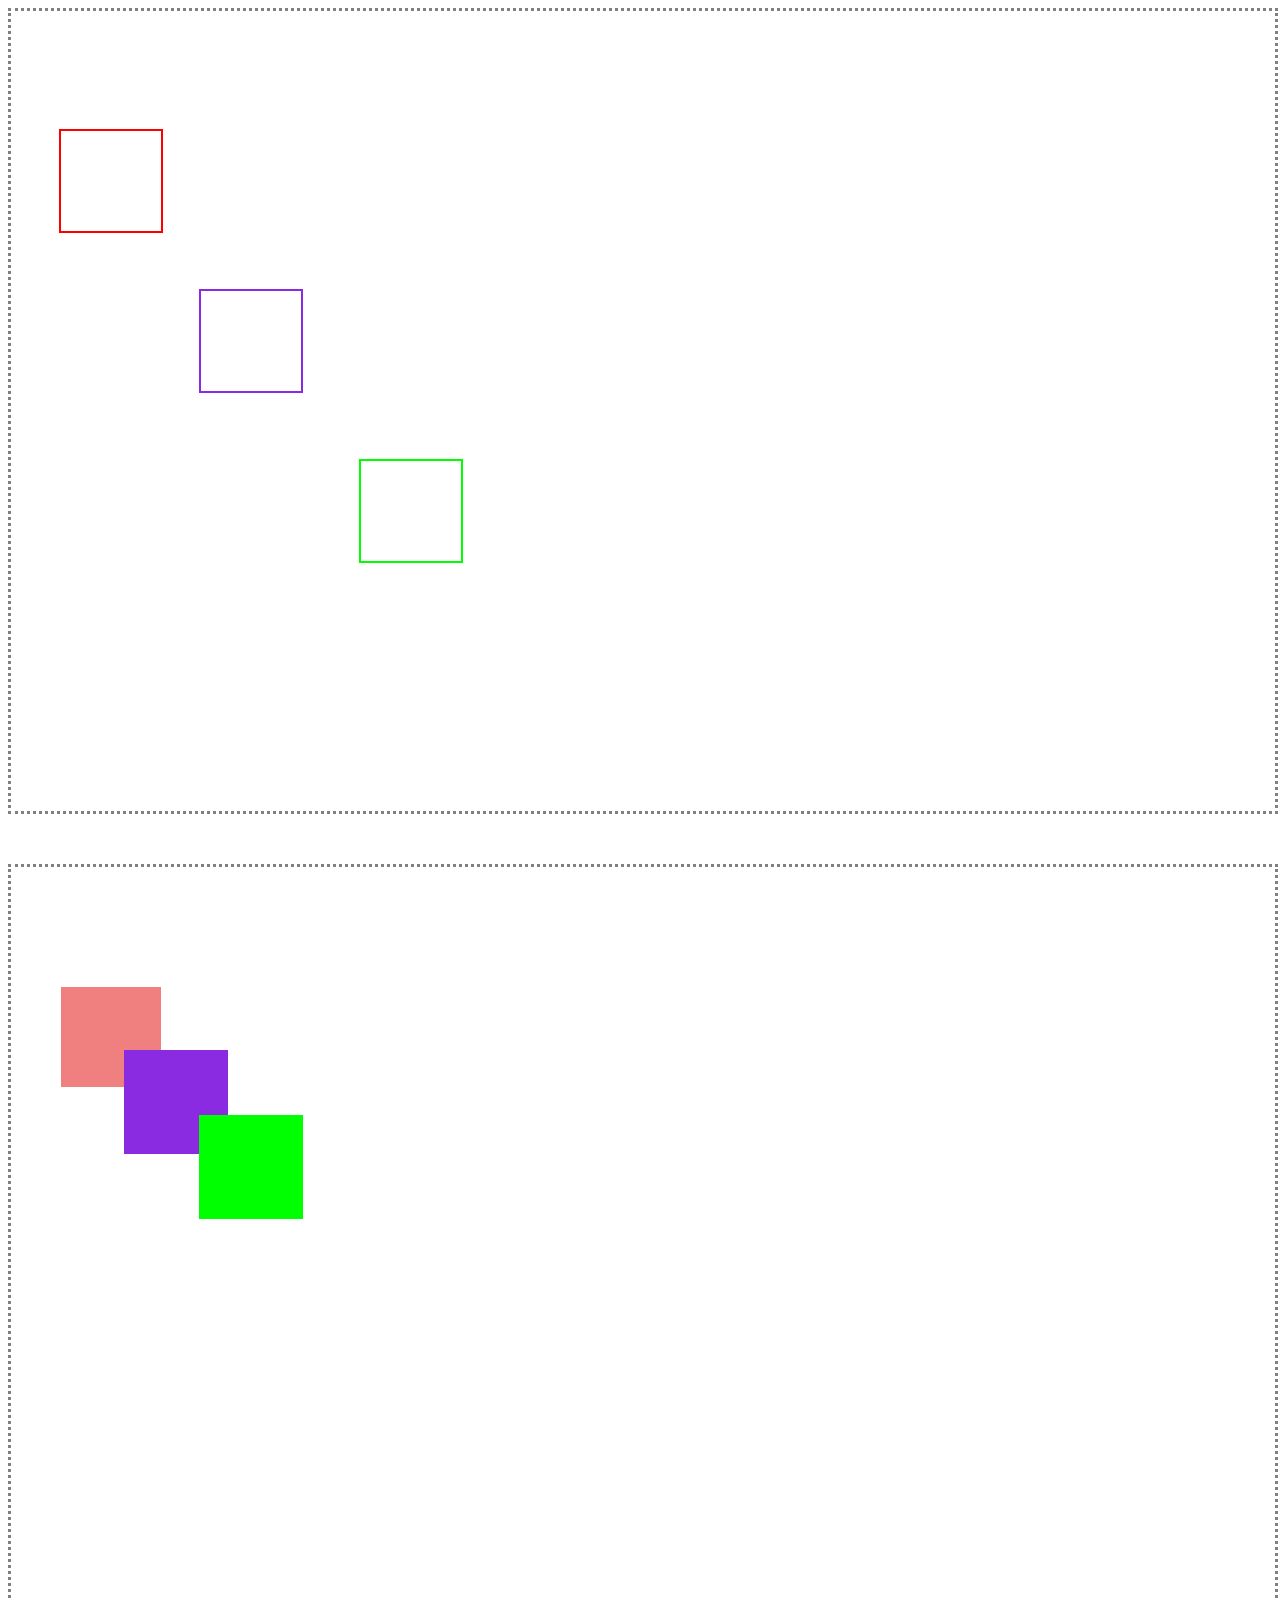
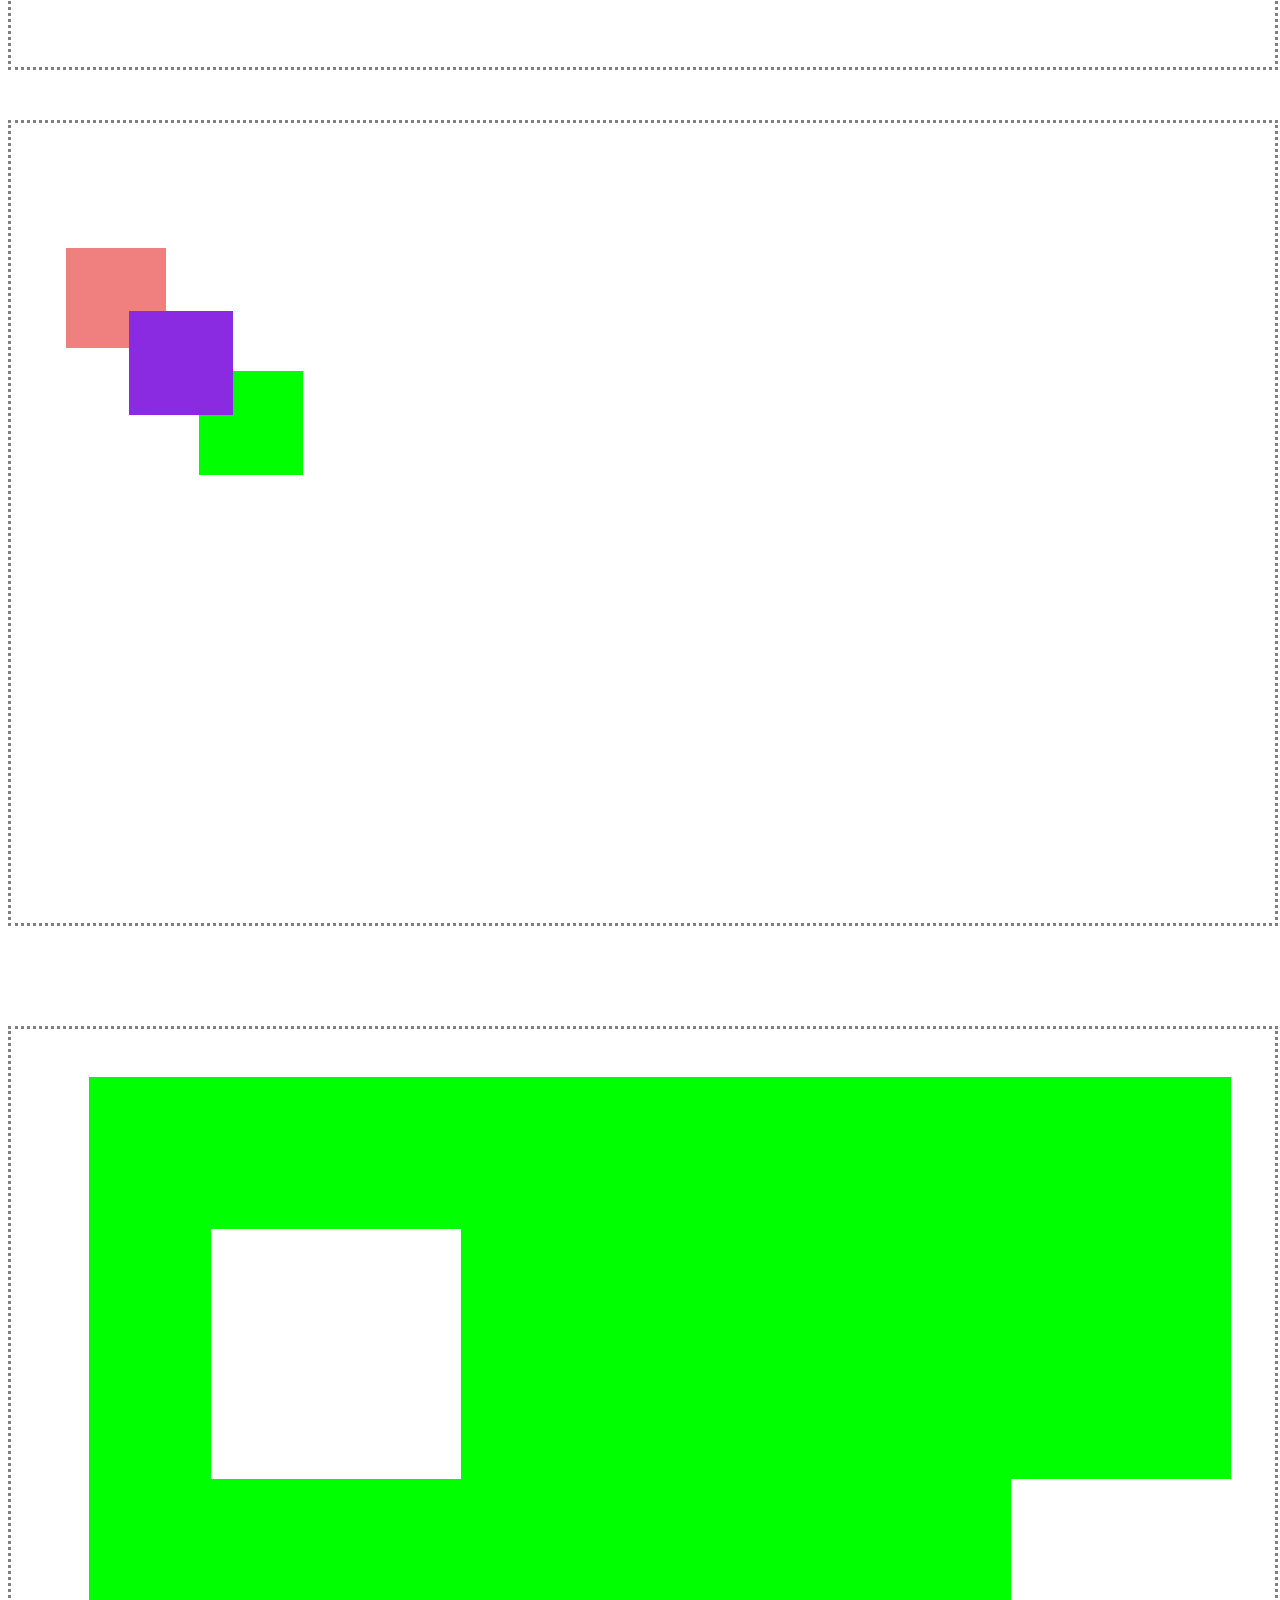
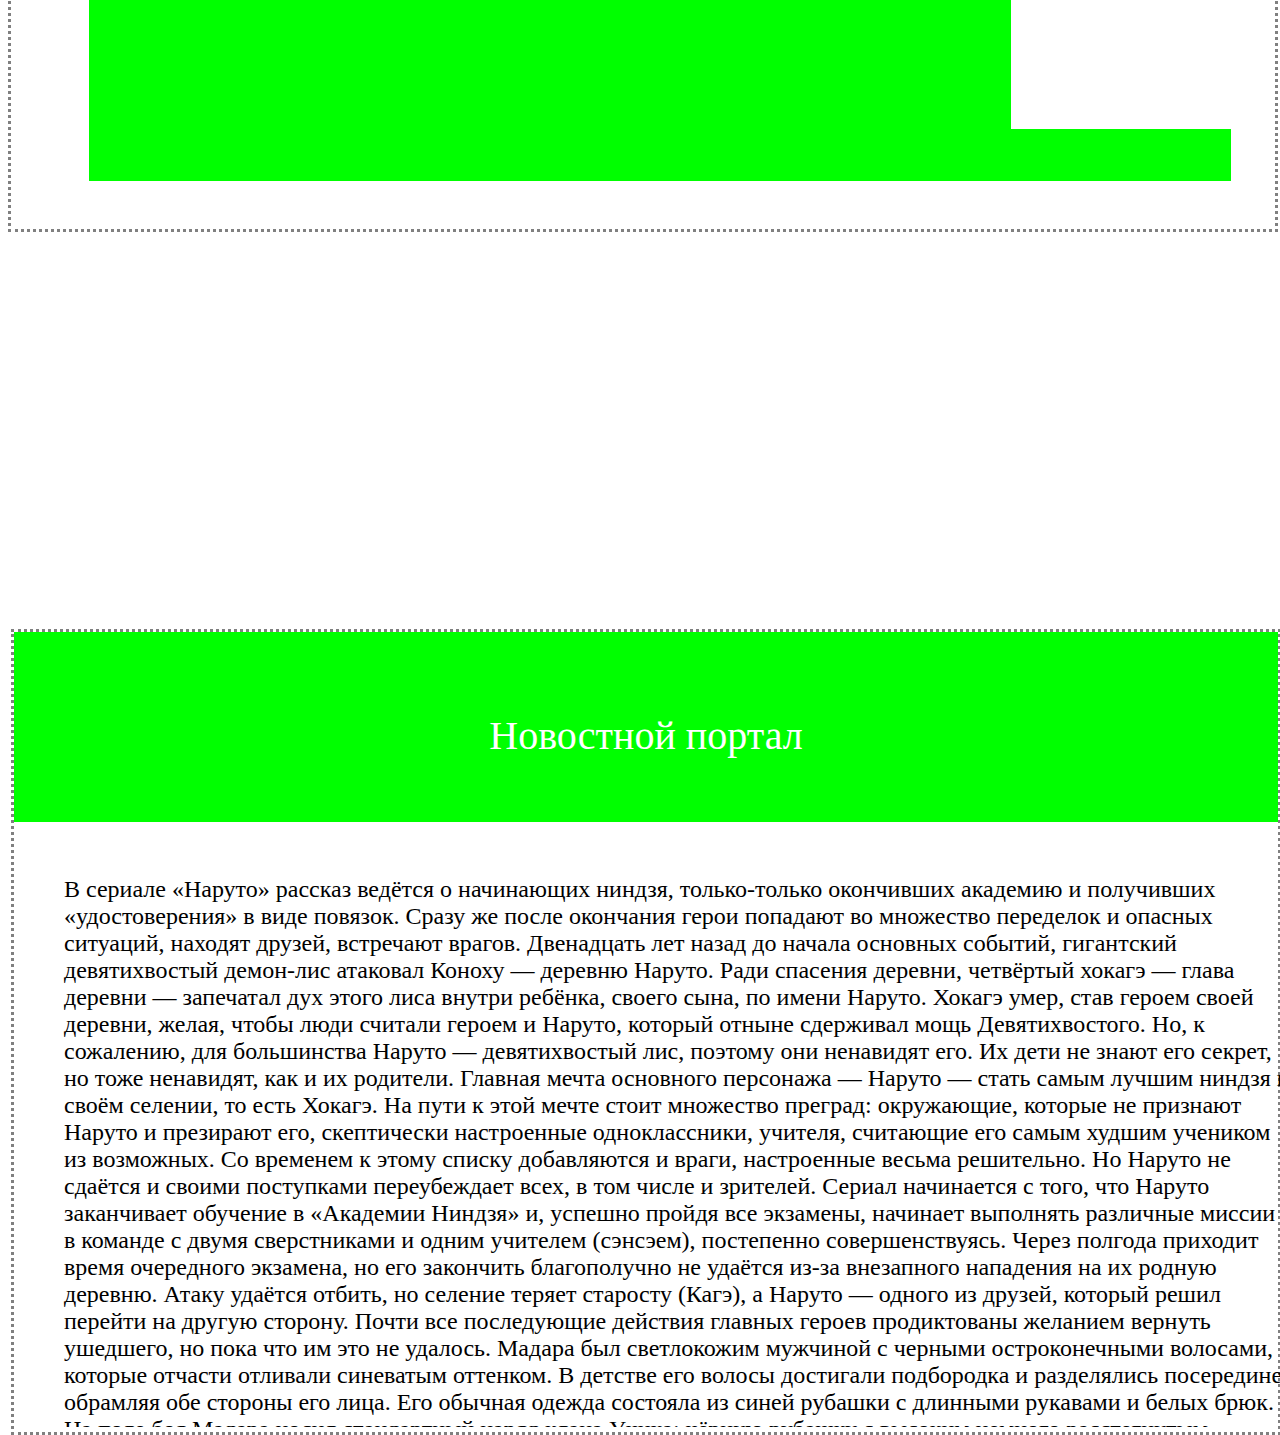
<file: position/index.HTML>
<!DOCTYPE html>
<html lang="en" xmlns="http://www.w3.org/1999/xhtml">
<head>
    <meta charset="utf-8"/>
    <link rel="stylesheet" href="./style.css">
    <title></title>
</head>
<body>
    <div class="ramka1">
        <div class="one"> </div>
        <div class="two"></div>
        <div class="three"></div>
    </div>

    <div class="ramka2">
        <div class="one2"> </div>
        <div class="two2"></div>
        <div class="three2"></div>
    </div>

    <div class="ramka3">
        <div class="one3"> </div>
        <div class="two3"></div>
        <div class="three3"></div>
    </div>

    <div class="ramka4">
        <div class="fon"> </div>
        <div class="kub1"> </div>
        <div class="kub2"> </div>
        
        
    <div class="ramka5">
        <div class="up">
            <p>Новостной портал</p>
        </div>
        <div class="text">
            <p>
                В сериале «Наруто» рассказ ведётся о начинающих ниндзя, только-только окончивших академию и получивших «удостоверения» в виде повязок. Сразу же после окончания герои попадают во множество переделок и опасных ситуаций, находят друзей, встречают врагов.

            Двенадцать лет назад до начала основных событий, гигантский девятихвостый демон-лис атаковал Коноху — деревню Наруто. Ради спасения деревни, четвёртый хокагэ — глава деревни — запечатал дух этого лиса внутри ребёнка, своего сына, по имени Наруто. Хокагэ умер, став героем своей деревни, желая, чтобы люди считали героем и Наруто, который отныне сдерживал мощь Девятихвостого. Но, к сожалению, для большинства Наруто — девятихвостый лис, поэтому они ненавидят его. Их дети не знают его секрет, но тоже ненавидят, как и их родители.
        
            Главная мечта основного персонажа — Наруто — стать самым лучшим ниндзя в своём селении, то есть Хокагэ. На пути к этой мечте стоит множество преград: окружающие, которые не признают Наруто и презирают его, скептически настроенные одноклассники, учителя, считающие его самым худшим учеником из возможных. Со временем к этому списку добавляются и враги, настроенные весьма решительно. Но Наруто не сдаётся и своими поступками переубеждает всех, в том числе и зрителей.
        
            Сериал начинается с того, что Наруто заканчивает обучение в «Академии Ниндзя» и, успешно пройдя все экзамены, начинает выполнять различные миссии в команде с двумя сверстниками и одним учителем (сэнсэем), постепенно совершенствуясь. Через полгода приходит время очередного экзамена, но его закончить благополучно не удаётся из-за внезапного нападения на их родную деревню. Атаку удаётся отбить, но селение теряет старосту (Кагэ), а Наруто — одного из друзей, который решил перейти на другую сторону. Почти все последующие действия главных героев продиктованы желанием вернуть ушедшего, но пока что им это не удалось.
            Мадара был светлокожим мужчиной с черными остроконечными волосами, которые отчасти отливали синеватым оттенком. В детстве его волосы достигали подбородка и разделялись посередине, обрамляя обе стороны его лица. Его обычная одежда состояла из синей рубашки с длинными рукавами и белых брюк. На поле боя Мадара носил стандартный наряд клана Учиха: чёрную рубашку с высоким немного расстегнутым воротником и гербом Учиха на спине, вместе с синими штанами и бинтами, которыми были обвязаны голени. На талию он надевал белый пояс с прикреплённой к нему сумкой, которая, по-видимому, содержала его снаряжение шиноби.[6] Позже пояс заменил ремень с несколькими сумками и различным оружием. Мадара также надевал к нему еще один пояс, перекинутый через плечи, который он использовал для удержания мечей.[7]
            Во взрослом возрасте Мадара отрастил свои волосы до пояса, а его чёлка дальше обрамляла лицо, в то же время практически полностью закрывая правый глаз. На его теле находилось несколько поперечных шрамов.[8][9] Хотя он был всё еще довольно молод, под его глазами появились заметные морщины. Время от времени Мадара носил алую броню из множества металлических пластин, которые формировали защитную зону на его теле, покрывающую грудь, талию, плечи и бёдра. Тем не менее большую часть времени он продолжал носить такой же универсальный наряд Учих: синюю мантию с высоким воротником и длинным рукавом, которая раскрывалась в нижней части, простой коричневый оби и ремень.[10] Во время битв, Мадара часто носил на спине жёлто-коричневый гунбай с длинной чёрной цепью, прикреплённой к ручке. В аниме также показано, что он надевал металлический ремень, коричневый кожаный пояс, который удерживал несколько других его орудий, и еще пару ремней для ношения мечей.

            В старческом возрасте Мадара стал крайне истощённым и худым, его волосы поседели и стали жидкими, а также он потерял все зубы. Он надевал простой чёрный наряд и использовал свою каму в качестве импровизированной трости для ходьбы.[5][11] Когда Мадара был воскрешён, его тело было омоложено до юного возраста, хотя у него присутствовали черты, типичные для Нечистого Воскрешения, в виде потемневшей склеры глаз и небольших трещин по всему телу. Они все исчезают, как только Мадару воскрешают по-настоящему.

            После становления Джинчуурики Десятихвостого, Мадара обрёл белые волосы (серо-коричневые в Наруто: Цветное Издание) и бледную кожу, а его тело охватил покров чакры, который стабилизировался в материальную одежду: чёрный наряд для всего тела с чёрными брюками, перчатками и ботинками, поверх которого находилась плавная белая мантия с узором из шестью магатам вокруг воротника и подобным узором из чёрного символа Риннегана и девяти чёрных магатам в три ряда на спине. Чёрная рогоподобная пластина выросла из его левого виска и покрыла весь лоб, словно налобный протектор с заострённым концом на правом виске, что придавало Мадаре внешность, очень похожую на Мудреца Шести Путей. После поглощения Десятихвостого-древа, воссозданного Обито, Мадара получил дополнительные чёрные символы из магатам на концах рукавов и подоле своей мантии. Он возвращается к своей прежней внешности, когда хвостатых зверей извлекают из его тела.[12]
             
            </p>
        </div>
        </div>
</body>
</file>
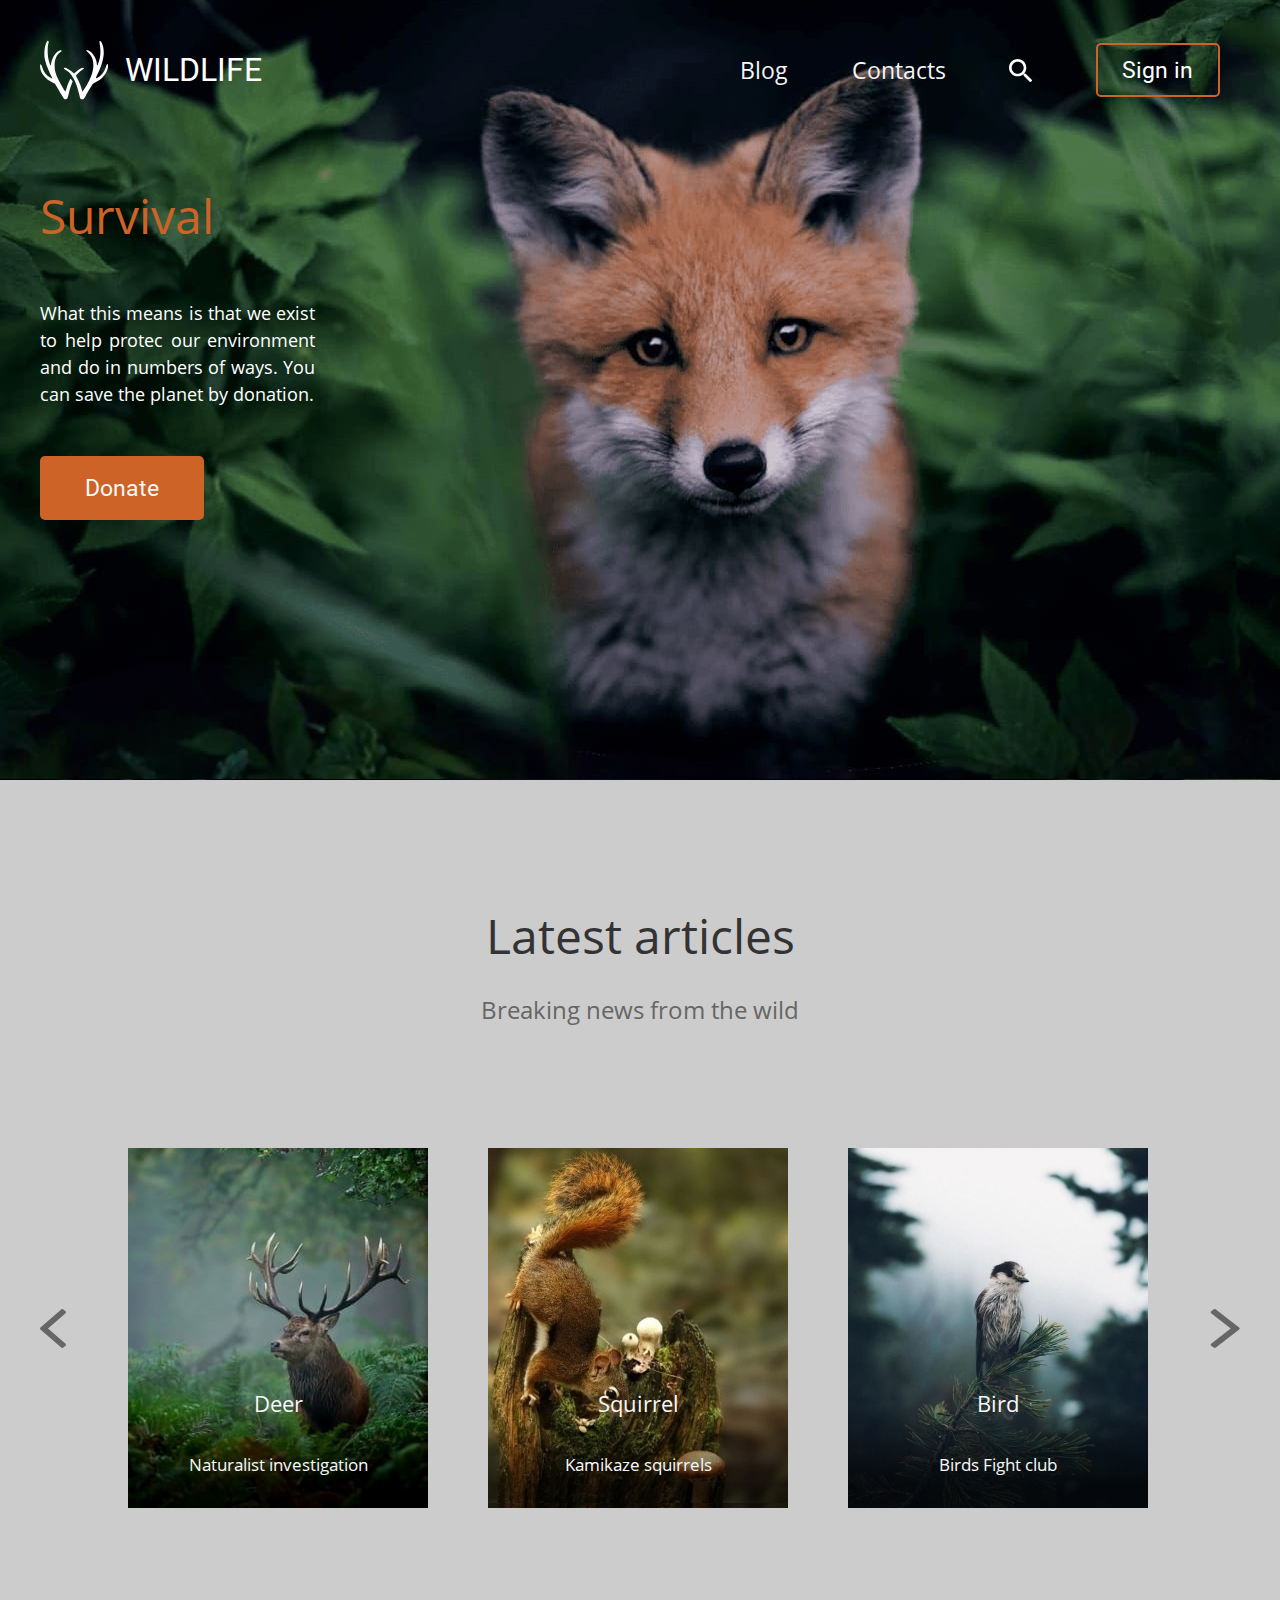
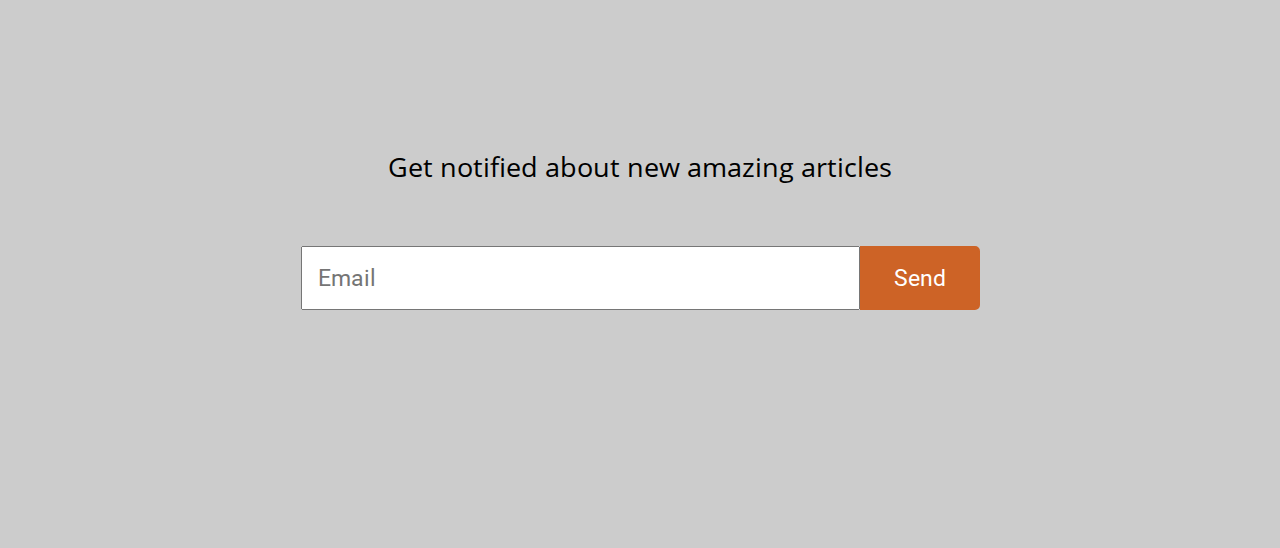
<file: wildlife/wildlife-articles/index.html>
<!DOCTYPE html>
<html lang="en">
<head>
    <meta charset="UTF-8">
    <meta http-equiv="X-UA-Compatible" content="IE=edge">
    <meta name="viewport" content="width=device-width, initial-scale=1.0">
    <title>Wildlife</title>
    <link rel="stylesheet" href="./style.css">
</head>
<body>
    <div class="wrapper">
        <header class="header">
            <h1 class=h1>Wildlife</h1>
            <div class="logo">
                <div class="svg"></div>
                <h1 class="svg__text">Wildlife</h1>
            </div>
            <div class="nav">
                <ul class="nav__list">
                    <li class="nav__items">
                        <a href="#" class="nav__link">Blog</a>
                    </li>
                    <li class="nav__items">
                        <a href="#" class="nav__link">Contacts</a>
                    </li>
                    <li class="search">
                        <a href="#" class="nav__link"></a>
                    </li>
                    <li class="sign__in">
                        <a href="#" class="sign__in__link">Sign in</a>
                    </li>
                </ul>
            </div>
        </header>
        <div class="survival__r">
            <div class="survival">
                <h1 class="survival__h1">Survival</h1>
                <p class="survival__text">
                    What this means is that we exist to help protec
                    our environment and do in numbers of ways. You can save the planet
                    by donation.
                </p>
                <div class=donate>
                    <a href="#" class="donate__link">Donate</a>
                </div>
            </div>
        </div>
    </div>
    <div class="last__articles">
        <h1 class="h1__last__articles">Latest articles</h1>
        <h2 class="h2__last__articles">Breaking news from the wild</h2>
        <div class="pics__articles">
            <img class="vl" src="./kuibi/VectorLeft.svg" alt="VectorLeft">
            <div class="pics">
                <div class="deer">
                    <h2 class="text__h2">Deer</h2>
                    <p class="text__p">Naturalist investigation</p>
                </div>
                <div class="squirrel">
                    <h2 class="text__h2">Squirrel</h2>
                    <p class="text__p">Kamikaze squirrels</p>
                </div>
                <div class="bird">
                    <h2 class="text__h2">Bird</h2>
                    <p class="text__p">Birds Fight club</p>
                </div>
            </div>
            <img class="vr" src="./kuibi/VectorRight.svg" alt="VectorRight">
        </div>
        <h1 class="last__articles__bottom"> Get notified about new amazing articles</h1>
        <form action="" class="form">
        <input type="email" class="email__field" placeholder="Email">
        <input type="submit" class="send" value="Send">
        </form>
    </div>
</body>
</html>
</file>
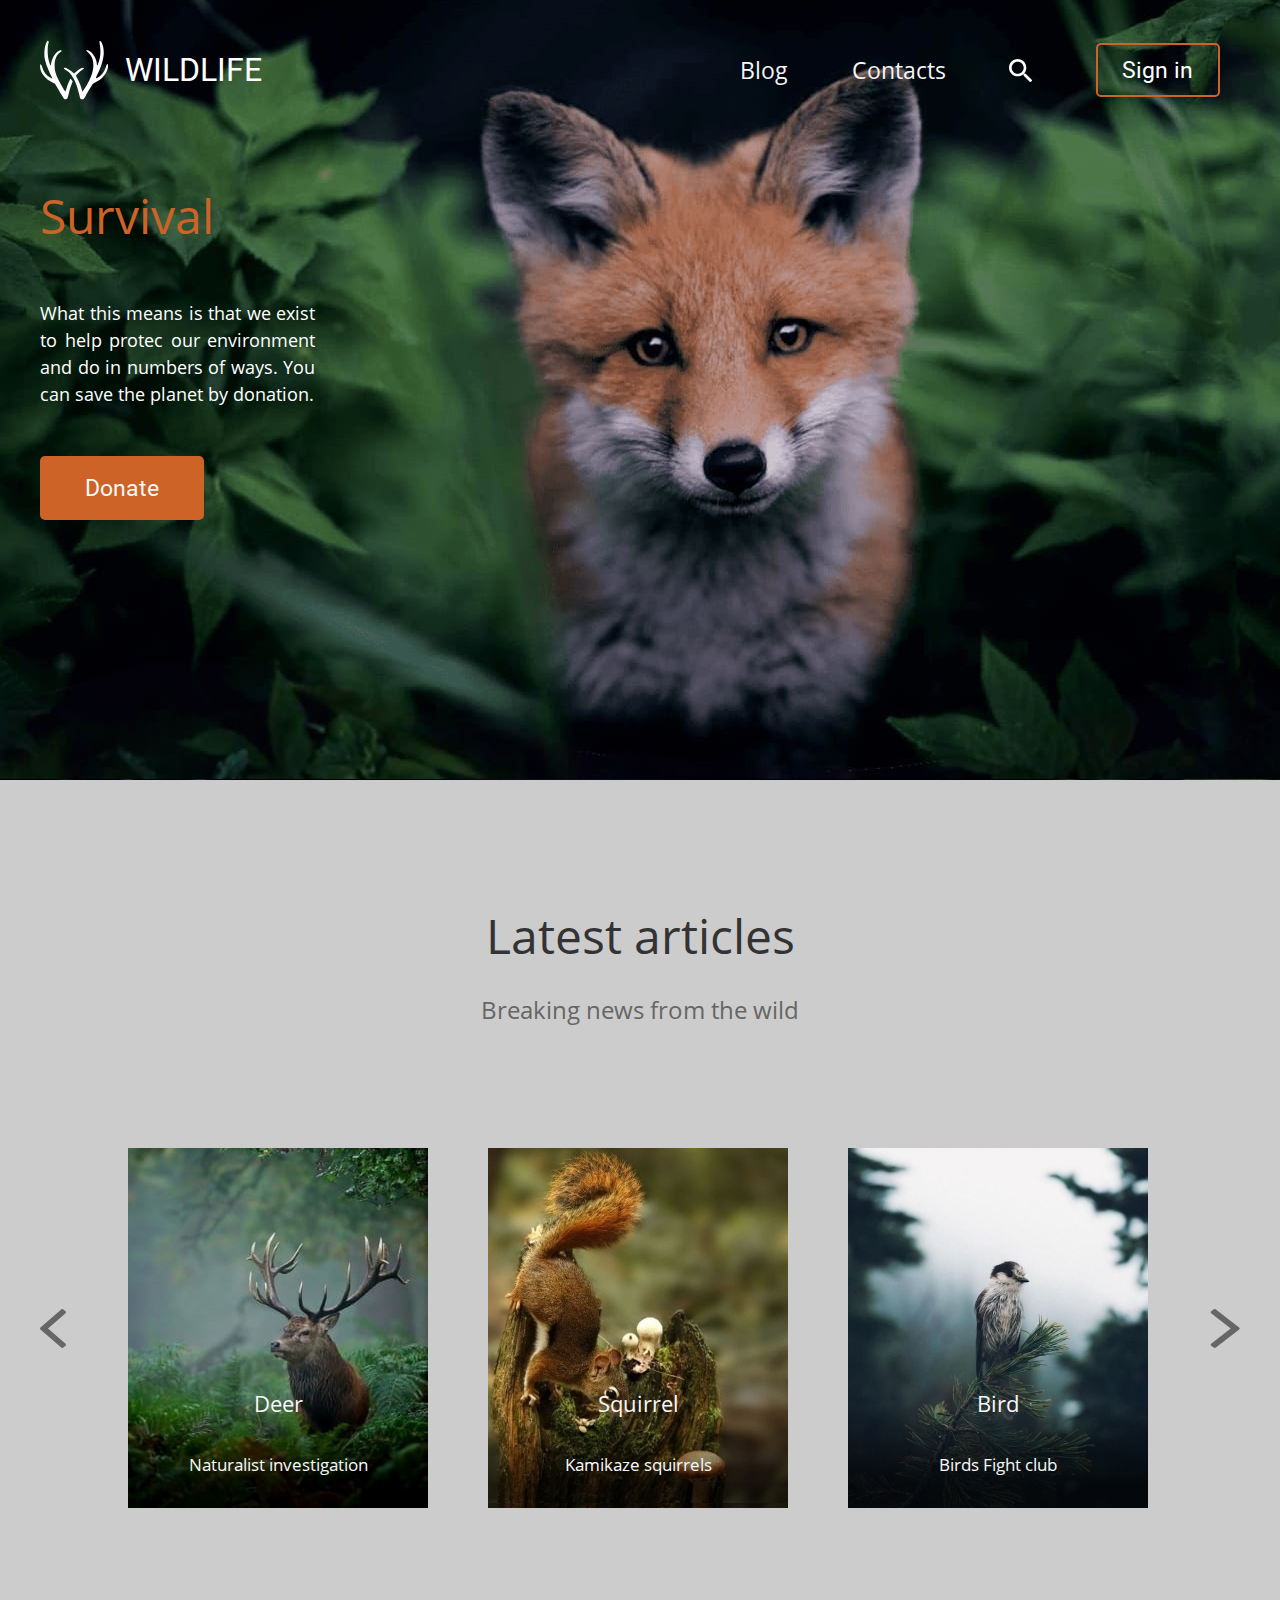
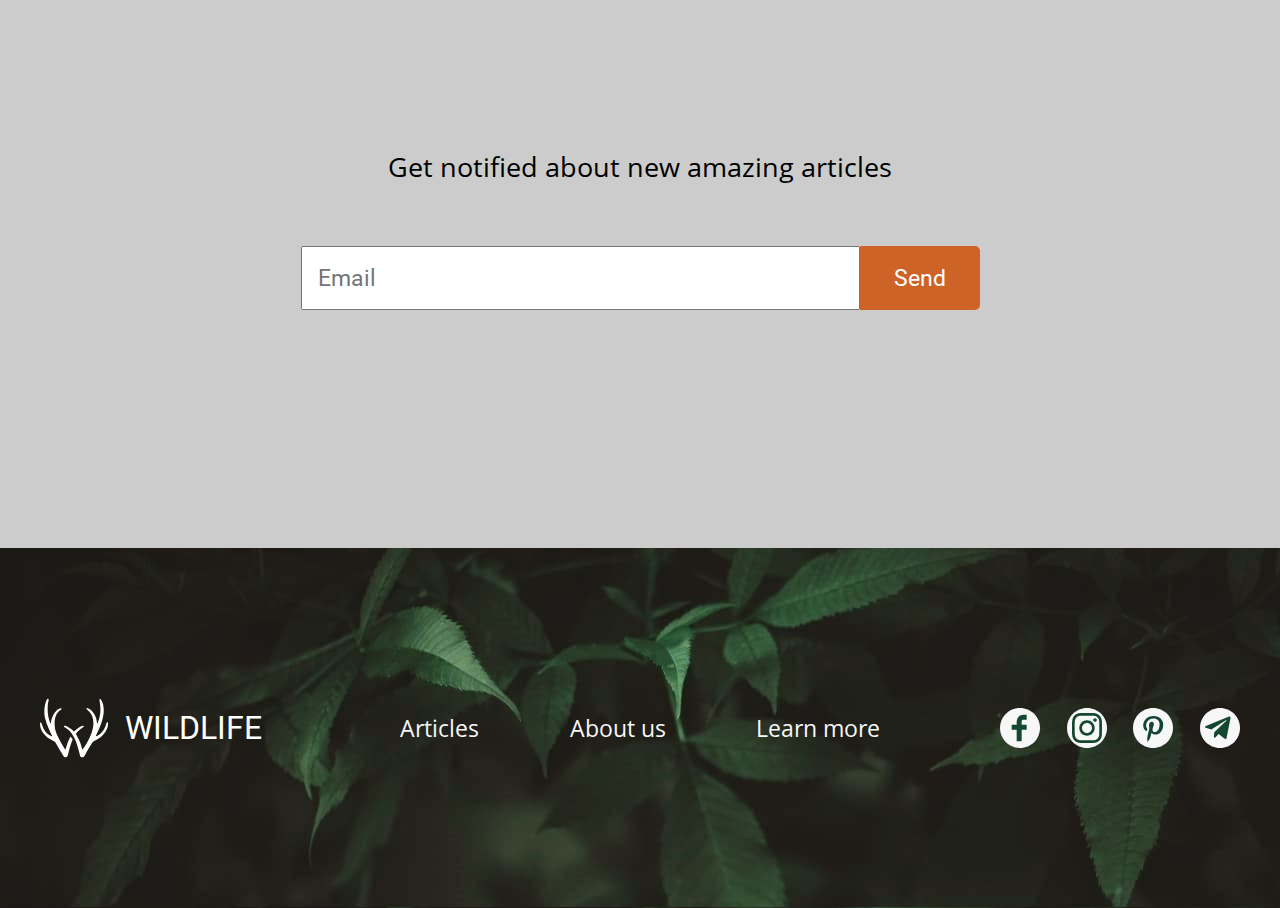
<file: wildlife/wildlife-footers/index.html>
<!DOCTYPE html>
<html lang="en">
<head>
    <meta charset="UTF-8">
    <meta http-equiv="X-UA-Compatible" content="IE=edge">
    <meta name="viewport" content="width=device-width, initial-scale=1.0">
    <title>Wildlife</title>
    <link rel="stylesheet" href="./style.css">
</head>
<body>
    <div class="wrapper">
        <header class="header">
            <h1 class=h1>Wildlife</h1>
            <div class="logo">
                <div class="svg"></div>
                <h1 class="svg__text">Wildlife</h1>
            </div>
            <div class="nav">
                <ul class="nav__list">
                    <li class="nav__items">
                        <a href="#" class="nav__link">Blog</a>
                    </li>
                    <li class="nav__items">
                        <a href="#" class="nav__link">Contacts</a>
                    </li>
                    <li class="search">
                        <a href="#" class="nav__link"></a>
                    </li>
                    <li class="sign__in">
                        <a href="#" class="sign__in__link">Sign in</a>
                    </li>
                </ul>
            </div>
        </header>
        <div class="survival__r">
            <div class="survival">
                <h1 class="survival__h1">Survival</h1>
                <p class="survival__text">
                    What this means is that we exist to help protec
                    our environment and do in numbers of ways. You can save the planet
                    by donation.
                </p>
                <div class=donate>
                    <a href="#" class="donate__link">Donate</a>
                </div>
            </div>
        </div>
    </div>
    <div class="last__articles">
        <h1 class="h1__last__articles">Latest articles</h1>
        <h2 class="h2__last__articles">Breaking news from the wild</h2>
        <div class="pics__articles">
            <img class="vl" src="./kuibi/VectorLeft.svg" alt="VectorLeft">
            <div class="pics">
                <div class="deer">
                    <h2 class="text__h2">Deer</h2>
                    <p class="text__p">Naturalist investigation</p>
                </div>
                <div class="squirrel">
                    <h2 class="text__h2">Squirrel</h2>
                    <p class="text__p">Kamikaze squirrels</p>
                </div>
                <div class="bird">
                    <h2 class="text__h2">Bird</h2>
                    <p class="text__p">Birds Fight club</p>
                </div>
            </div>
            <img class="vr" src="./kuibi/VectorRight.svg" alt="VectorRight">
        </div>
        <h1 class="last__articles__bottom"> Get notified about new amazing articles</h1>
        <form action="" class="form">
        <input type="email" class="email__field" placeholder="Email">
        <input type="submit" class="send" value="Send">
        </form>
    </div>
    <div class="footer">
        <div class="down">
            <div class="logo_footer">
                <div class="photo_footer"></div>
                <h1 class="wild_footer">Wildlife</h1>
            </div>
            <div class="text">
                <ul class="n1">
                    <li class="h11">
                        <a href="#" class="words">Articles</a>
                    </li>
                    <li class="h11">
                        <a href="#" class="words">About us</a>
                    </li>
                    <li class="h11">
                        <a href="#" class="words">Learn more</a>
                    </li>
                </ul>
            </div>
            <div class="social">
                <ul class="socnet">
                    <li class="facebook">
                        <a href="#" class="none"></a>
                    </li>
                    <li class="instagram">
                        <a href="#" class="none"></a>
                    </li>
                    <li class="pinterest">
                        <a href="#" class="none"></a>
                    </li>
                    <li class="telegram">
                        <a href="#" class="none"></a>
                    </li>
                </ul>
            </div>
        </div>
    </div>
</body>
</html>
</file>
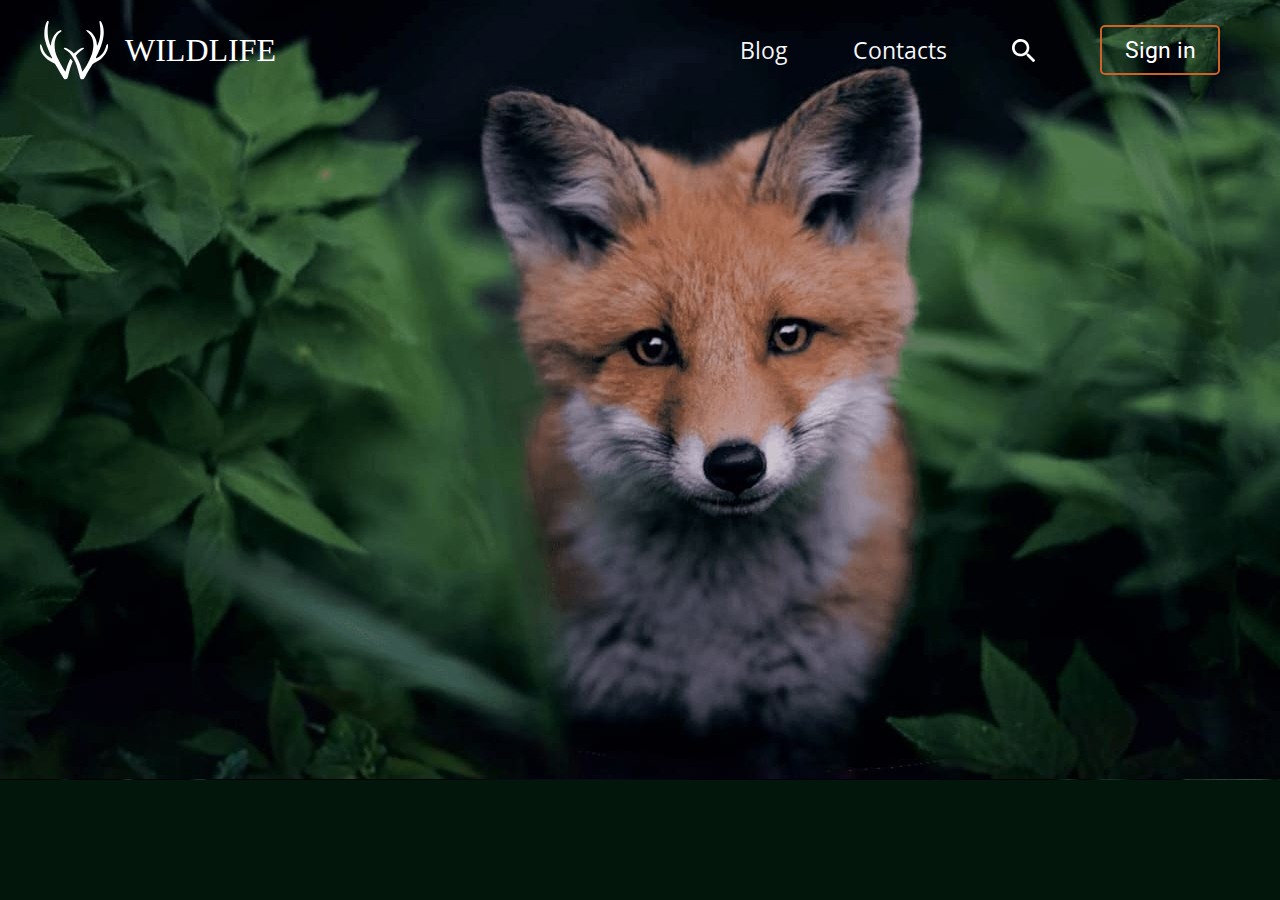
<file: wildlife/wildlife-header/index.html>
<!DOCTYPE html>
<html lang="en">
<head>
    <meta charset="UTF-8">
    <meta http-equiv="X-UA-Compatible" content="IE=edge">
    <meta name="viewport" content="width=device-width, initial-scale=1.0">
    <title>Wildlife</title>
    <link rel="stylesheet" href="./style.css">
</head>
<body>
    <div class="wrapper">
        <header class="header">
            <h1 class=h1>Wildlife</h1>
            <div class="logo">
                <div class="svg"></div>
                <h1 class="svg__text">Wildlife</h1>
            </div>
            <div class="nav">
                <ul class="nav__list">
                    <li class="nav__items">
                        <a href="#" class="nav__link">Blog</a>
                    </li>
                    <li class="nav__items">
                        <a href="#" class="nav__link">Contacts</a>
                    </li>
                    <li class="search">
                        <a href="#" class="nav__link"></a>
                    </li>
                    <li class="sign__in">
                        <a href="#" class="sign__in__link">Sign in</a>
                    </li>
                </ul>
            </div>
        </header>
    </div>
</body>
</html>
</file>
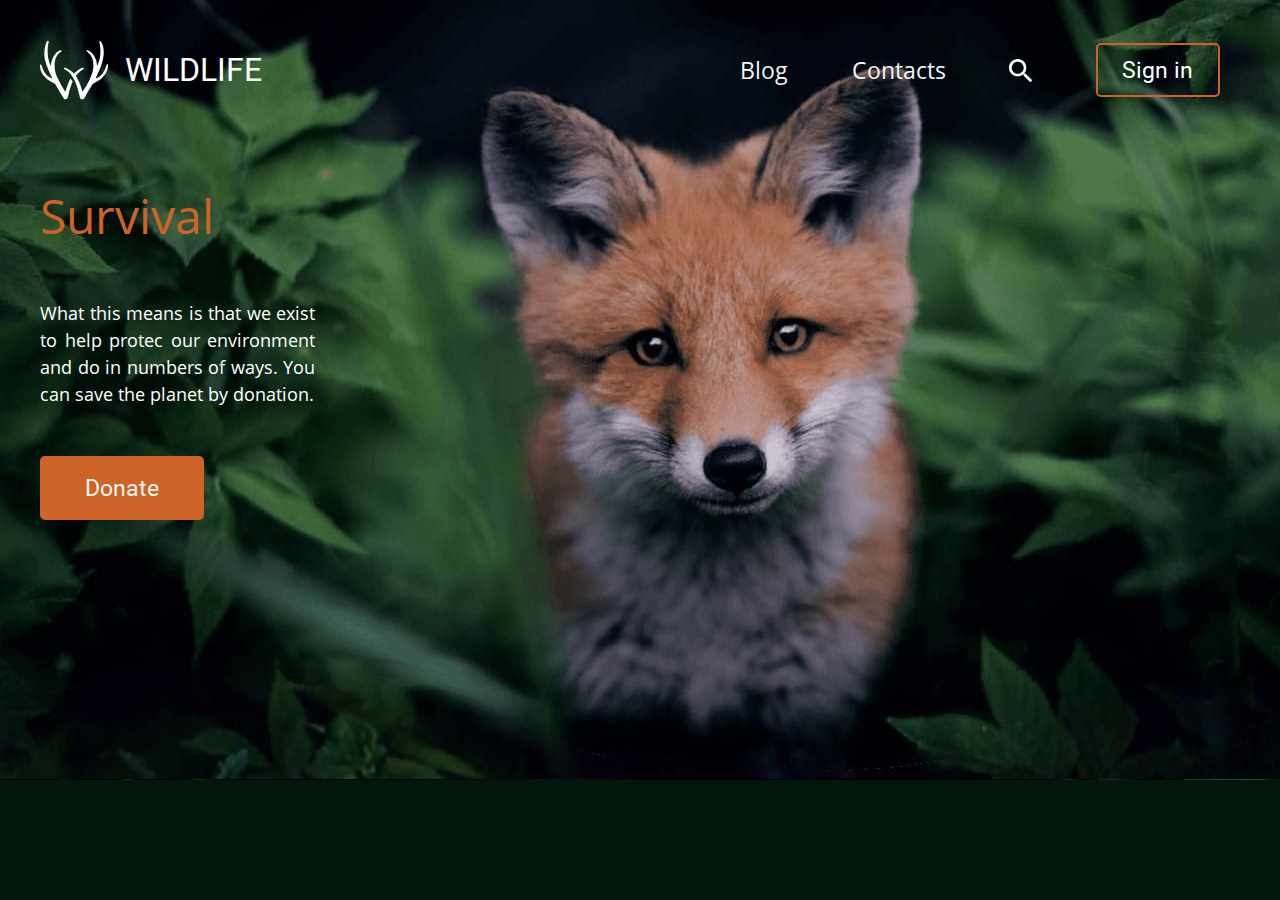
<file: wildlife/wildlife-survival/index.html>
<!DOCTYPE html>
<html lang="en">
<head>
    <meta charset="UTF-8">
    <meta http-equiv="X-UA-Compatible" content="IE=edge">
    <meta name="viewport" content="width=device-width, initial-scale=1.0">
    <title>Wildlife</title>
    <link rel="stylesheet" href="./style.css">
</head>
<body>
    <div class="wrapper">
        <header class="header">
            <h1 class=h1>Wildlife</h1>
            <div class="logo">
                <div class="svg"></div>
                <h1 class="svg__text">Wildlife</h1>
            </div>
            <div class="nav">
                <ul class="nav__list">
                    <li class="nav__items">
                        <a href="#" class="nav__link">Blog</a>
                    </li>
                    <li class="nav__items">
                        <a href="#" class="nav__link">Contacts</a>
                    </li>
                    <li class="search">
                        <a href="#" class="nav__link"></a>
                    </li>
                    <li class="sign__in">
                        <a href="#" class="sign__in__link">Sign in</a>
                    </li>
                </ul>
            </div>
        </header>
        <div class="survival__r">
            <div class="survival">
                <h1 class="survival__h1">Survival</h1>
                <p class="survival__text">
                    What this means is that we exist to help protec
                    our environment and do in numbers of ways. You can save the planet
                    by donation.
                </p>
                <div class=donate>
                    <a href="#" class="donate__link">Donate</a>
                </div>
            </div>
        </div>
    </div>
</body>
</html>
</file>
<file: position/style.css>
.ramka1 {
    width: 100%;
    height: 800px;
    border: 3px dotted grey;
    position: relative;
    top: 0px;
    }
    
    .one {
    width: 100px;
    height: 100px;
    background: white;
    outline: 2px solid red;
    position: relative;
    top: 120px;
    left: 50px;
    }
    
    .two {
    width: 100px;
    height: 100px;
    background: white;
    outline: 2px solid #8A2BE2;
    position: relative;
    top: 180px;
    left: 190px;
    }
    
    .three {
    width: 100px;
    height: 100px;
    background: white;
    outline: 2px solid #00FF00;
    position: relative;
    top: 250px;
    left: 350px;
    }
    
    .ramka2 {
    width: 100%;
    height: 800px;
    border: 3px dotted grey;
    position: relative;
    top: 50px;
    }
    
    .one2 {
    width: 100px;
    height: 100px;
    background: #F08080;
    outline: 2px #F08080;
    position: relative;
    top: 120px;
    left: 50px;
    }
    
    .two2 {
    width: 100px;
    height: 100px;
    background: #8A2BE2;
    outline: 2px solid #8A2BE2;
    position: relative;
    top: 85px;
    left: 115px;
    }
    
    .three2 {
    width: 100px;
    height: 100px;
    background: #00FF00;
    outline: 2px solid #00FF00;
    position: relative;
    top: 50px;
    left: 190px;
    }
    
    .ramka3 {
    width: 100%;
    height: 800px;
    border: 3px dotted grey;
    position: relative;
    top: 100px;
    }
    
    .one3 {
    width: 100px;
    height: 100px;
    background: #F08080;
    outline: 2px #F08080;
    position: relative;
    top: 125px;
    left: 55px;
    }
    
    .two3 {
    width: 100px;
    height: 100px;
    background: #8A2BE2;
    outline: 2px solid #8A2BE2;
    position: relative;
    top: 90px;
    left: 120px;
    }
    
    .three3 {
    width: 100px;
    height: 100px;
    background: #00FF00;
    outline: 2px solid #00FF00;
    position: relative;
    top: 50px;
    left: 190px;
    z-index: -50;
    }
    
    .ramka4 {
    width: 100%;
    height: 800px;
    border: 3px dotted grey;
    position: relative;
    top: 200px;
    }
    
    .fon {
    width: 90%;
    height: 700px;
    background: #00FF00;
    outline: 2px solid #00FF00;
    position: relative;
    top: 50px;
    left: 80px;
    }
    
    .kub1 {
    width: 250px;
    height: 250px;
    background: white;
    outline: 2px white;
    position: relative;
    bottom: 500px;
    left: 200px;
    }
    
    .kub2 {
    width: 250px;
    height: 250px;
    background: white;
    outline: 2px white;
    position: relative;
    bottom: 500px;
    left: 1000px;
    }
    
    
    .ramka5 {
    width: 100%;
    height: 800px;
    border: 3px dotted grey;
    position: relative;
    top:0px;
    }
    
    .up {
    width:100%;
    height: 150px;
    background: lime;
    position: relative;
    text-align:center;
    color:white;
    font-size: 40px;
    padding-top: 40px;
    }
    
    .text {
    width: 97%;
    height: 575px;
    border: 3px solid F0FFFF;
    position: relative;
    top: 30px;
    font-size: 24px;
    overflow: auto;
    padding-left: 50px;
    }
</file>
<file: wildlife/wildlife-articles/style.css>
* {
    margin: 0;
    padding: 0;
    list-style-type: none;
}

body {
    display: flex;
    flex-direction: column;
    align-items: center;
    background-color: #02160b;
}

.header {
    display: flex;
    padding-top: 40px;
    justify-content: space-between;
    max-width: 1200px;
    width: 100%;
    height: 60px;
    align-items: center;
}

.wrapper {
    background-image: url(./kuibi/Rectangle.jpg);
    max-width: 1440px;
    width: 100%;
    height: 780px;
    display: flex;
    flex-direction: column;
    align-items: center;
}

.logo {
    display: flex;
    justify-content: space-between;
    max-width: 240px;
    width: 100%;
    height: 60px;
}

.svg {
    background-image: url(./kuibi/path0.svg);
    width: 68.2px;
    height: 60px;
}

.svg__text {
    width: 155px;
    height: 60px;
    font-family: Roboto;
    font-style: normal;
    font-weight: normal;
    font-size: 32px;
    line-height: 60px;
    text-transform: uppercase;
    color: white;
    justify-content: space-between;
}

.search {
    background-image: url(./kuibi/Vector.svg);
    width: 23px;
    height: 23px;
    display: flex;
    flex-direction: column;
    justify-content: center;
    align-items: center;
    transition: 1s;
}

.search:hover {
    transform: scale(1.2);
}
     
.nav {
    display: flex;
    max-width: 500px;
    width: 100%;
    justify-content: space-between;
}

.nav__list {
    display: flex;
    max-width: 480px;
    width: 100%;
    align-items: center;
    justify-content: space-between;
}

.nav__items {
    display: flex;
    align-items: center;
}

.nav__link {
    font-family: Open Sans;
    font-style: normal;
    font-weight: normal;
    font-size: 23px;
    line-height: 60px;
    color: #F7F7F7;
    text-decoration: none;
    width: 100%;
    height: 100%;
    transition: 1s;
}

.nav__link:hover {
    transform: scale(1.2);
}

.sign__in {
    display: flex;
    align-items: center;
    border: 2px solid #CD6326;
    border-radius: 5px;
    width: 120px;
    height: 50px;
}

.sign__in:hover {
    background: #CD6326;
    border: 2px solid #CD6326;
}

.sign__in:active {
    background: #8F5613;
    border: 2px solid #8F5613;
}

.sign__in__link {
    font-family: Roboto;
    color: #FFF;
    text-decoration: none;
    font-style: normal;
    font-size: 23px;
    line-height: 27px;
    margin: auto;
}

.h1 {
    display: none;
}


.survival {
    display: flex;
    max-width: 275px;
    width: 100%;
    height: 340px;
    flex-direction: column;
    justify-content: space-between;
    padding-top: 80px;
}

.survival__h1 {
    display: flex;
    font-family: Open Sans;
    font-style: normal;
    font-weight: normal;
    font-size: 48px;
    line-height: 72px;
    color: #CD6326;
}

.survival__text {
    display: flex;
    font-family: Open Sans;
    font-style: normal;
    font-weight: normal;
    font-size: 18px;
    line-height: 27px;
    color: #FFF;
    text-align: justify;
}

.donate {
    display: flex;
    align-items: center;
    border: 2px solid #CD6326;
    background: #CD6326;
    border-radius: 5px;
    width: 160px;
    height: 60px;

}

.donate:hover {
    background: #E39128;
    border: 2px solid #E39128;
}

.donate:active {
    background: #8F5613;
    border: 2px solid #8F5613;
}

.donate__link {
    display: flex;
    font-family: Roboto;
    font-style: normal;
    font-weight: normal;
    font-size: 23px;
    line-height: 27px;
    text-decoration: none;
    color: #F7F7F7;
    margin: auto;
}

.survival__r {
    max-width: 1200px;
    width: 100%;
}


.last__articles {
    display: flex;
    background: #CCCCCC;
    width: 1440px;
    height: 1368px;
    flex-direction: column;
    align-items: center;
}

.h1__last__articles {
    font-family: Open Sans;
    font-style: normal;
    font-weight: normal;
    font-size: 48px;
    line-height: 72px;
    text-align: center;
    color: #333333;
    padding-top: 120px;
    margin-bottom: 20px;
}

.h2__last__articles {
    font-family: Open Sans;
    font-style: normal;
    font-weight: normal;
    font-size: 24px;
    line-height: 36px;
    text-align: center;
    color: #666666;
    margin-bottom: 120px;
}

.pics__articles {
    display: flex;
    width: 1200px;
    max-width: 100%;
    height: 360px;
    align-items: center;
    justify-content: space-between;
    text-align: center;
}

.pics {
    display: flex;
    width: 1020px;
    max-width: 100%;
    height: 360px;
    justify-content: space-between;
}

.deer {
    background-image: url(./kuibi/Rectangledeer.jpg);
}

.pics > div {
    display: flex;
    width: 300px;
    height: 360px;
    flex-direction: column;
    align-items: center;
    justify-content: flex-end;
}

.squirrel {
    background-image: url(./kuibi/Rectanglesquirrels.jpg);
    display: flex;
    width: 300px;
    height: 360px;
    flex-direction: column;
    align-items: center;
}

.bird {
    background-image: url(./kuibi/Rectanglebird.jpg);
    display: flex;
    width: 300px;
    height: 360px;
    align-items: center;
    flex-direction: column;
}

.text__h2 {
    font-family: Open Sans;
    font-style: normal;
    font-weight: normal;
    font-size: 22px;
    line-height: 36px;
    text-align: center;
    color: #F7F7F7;
    display: flex;
    padding-bottom: 30px;
}

.text__p {
    font-family: Open Sans;
    font-style: normal;
    font-weight: normal;
    font-size: 17px;
    line-height: 27px;
    text-align: center;
    color: #F7F7F7;
    display: flex;
    padding-bottom: 30px;
}

.vl,.vr {
    transition: 1s;
}

.vl:hover {
    transform: scale(1.2);
}

.vr:hover {
    transform: scale(1.2);
}

.last__articles__bottom {
    font-family: Open Sans;
    font-style: normal;
    font-weight: normal;
    font-size: 27px;
    line-height: 40px;
    text-align: center;
    margin-top: 239px;
    margin-bottom: 59px;
}

.email__field {
    width: 540px;
    height: 60px;
    font-family: Roboto;
    font-style: normal;
    font-weight: normal;
    font-size: 23px;
    line-height: 27px;
    padding-left: 15px;
}

.send {
    display: flex;
    align-items: center;
    justify-content: center;
    border: 2px solid #CD6326;
    background: #CD6326;
    border-bottom-right-radius: 5px;
    border-top-right-radius: 5px;
    width: 120px;
    height: 64px;
    font-family: Roboto;
    font-style: normal;
    font-weight: normal;
    font-size: 23px;
    line-height: 27px;
    text-align: center;
    color: #FFFFFF;
}

.form {
    display: flex;
    justify-content: space-between;
}

@font-face {
    font-family: "Open Sans";  
    src: url("./kuibi/OpenSans-Regular.ttf") format("truetype"); 
    font-style: normal; 
    font-weight: normal;
}
     
 @font-face {
    font-family: "Roboto";  
    src: url("./kuibi/Roboto-Regular.ttf") format("truetype"); 
    font-style: normal; 
    font-weight: normal;
}
</file>
<file: wildlife/wildlife-footers/style.css>
* {
    margin: 0;
    padding: 0;
    list-style-type: none;
}

body {
    display: flex;
    flex-direction: column;
    align-items: center;
    background-color: #02160b;
}

.header {
    display: flex;
    padding-top: 40px;
    justify-content: space-between;
    max-width: 1200px;
    width: 100%;
    height: 60px;
    align-items: center;
}

.wrapper {
    background-image: url(./kuibi/Rectangle.jpg);
    max-width: 1440px;
    width: 100%;
    height: 780px;
    display: flex;
    flex-direction: column;
    align-items: center;
}

.logo {
    display: flex;
    justify-content: space-between;
    max-width: 240px;
    width: 100%;
    height: 60px;
}

.svg {
    background-image: url(./kuibi/path0.svg);
    width: 68.2px;
    height: 60px;
}

.svg__text {
    width: 155px;
    height: 60px;
    font-family: Roboto;
    font-style: normal;
    font-weight: normal;
    font-size: 32px;
    line-height: 60px;
    text-transform: uppercase;
    color: white;
    justify-content: space-between;
}

.search {
    background-image: url(./kuibi/Vector.svg);
    width: 23px;
    height: 23px;
    display: flex;
    flex-direction: column;
    justify-content: center;
    align-items: center;
    transition: 1s;
}

.search:hover {
    transform: scale(1.2);
}

.nav {
    display: flex;
    max-width: 500px;
    width: 100%;
    justify-content: space-between;
}

.nav__list {
    display: flex;
    max-width: 480px;
    width: 100%;
    align-items: center;
    justify-content: space-between;
}

.nav__items {
    display: flex;
    align-items: center;
}

.nav__link {
    font-family: Open Sans;
    font-style: normal;
    font-weight: normal;
    font-size: 23px;
    line-height: 60px;
    color: #F7F7F7;
    text-decoration: none;
    width: 100%;
    height: 100%;
    transition: 1s;
}

.nav__link:hover {
    transform: scale(1.2);
}

.sign__in {
    display: flex;
    align-items: center;
    border: 2px solid #CD6326;
    border-radius: 5px;
    width: 120px;
    height: 50px;
}

.sign__in:hover {
    background: #CD6326;
    border: 2px solid #CD6326;
}

.sign__in:active {
    background: #8F5613;
    border: 2px solid #8F5613;
}

.sign__in__link {
    font-family: Roboto;
    color: #FFF;
    text-decoration: none;
    font-style: normal;
    font-size: 23px;
    line-height: 27px;
    margin: auto;
}

.h1 {
    display: none;
}


.survival {
    display: flex;
    max-width: 275px;
    width: 100%;
    height: 340px;
    flex-direction: column;
    justify-content: space-between;
    padding-top: 80px;
}

.survival__h1 {
    display: flex;
    font-family: Open Sans;
    font-style: normal;
    font-weight: normal;
    font-size: 48px;
    line-height: 72px;
    color: #CD6326;
}

.survival__text {
    display: flex;
    font-family: Open Sans;
    font-style: normal;
    font-weight: normal;
    font-size: 18px;
    line-height: 27px;
    color: #FFF;
    text-align: justify;
}

.donate {
    display: flex;
    align-items: center;
    border: 2px solid #CD6326;
    background: #CD6326;
    border-radius: 5px;
    width: 160px;
    height: 60px;

}

.donate:hover {
    background: #E39128;
    border: 2px solid #E39128;
}

.donate:active {
    background: #8F5613;
    border: 2px solid #8F5613;
}

.donate__link {
    display: flex;
    font-family: Roboto;
    font-style: normal;
    font-weight: normal;
    font-size: 23px;
    line-height: 27px;
    text-decoration: none;
    color: #F7F7F7;
    margin: auto;
}

.survival__r {
    max-width: 1200px;
    width: 100%;
}


.last__articles {
    display: flex;
    background: #CCCCCC;
    width: 1440px;
    height: 1368px;
    flex-direction: column;
    align-items: center;
}

.h1__last__articles {
    font-family: Open Sans;
    font-style: normal;
    font-weight: normal;
    font-size: 48px;
    line-height: 72px;
    text-align: center;
    color: #333333;
    padding-top: 120px;
    margin-bottom: 20px;
}

.h2__last__articles {
    font-family: Open Sans;
    font-style: normal;
    font-weight: normal;
    font-size: 24px;
    line-height: 36px;
    text-align: center;
    color: #666666;
    margin-bottom: 120px;
}

.pics__articles {
    display: flex;
    width: 1200px;
    max-width: 100%;
    height: 360px;
    align-items: center;
    justify-content: space-between;
    text-align: center;
}

.pics {
    display: flex;
    width: 1020px;
    max-width: 100%;
    height: 360px;
    justify-content: space-between;
}

.deer {
    background-image: url(./kuibi/Rectangledeer.jpg);
}

.pics > div {
    display: flex;
    width: 300px;
    height: 360px;
    flex-direction: column;
    align-items: center;
    justify-content: flex-end;
}

.squirrel {
    background-image: url(./kuibi/Rectanglesquirrels.jpg);
    display: flex;
    width: 300px;
    height: 360px;
    flex-direction: column;
    align-items: center;
}

.bird {
    background-image: url(./kuibi/Rectanglebird.jpg);
    display: flex;
    width: 300px;
    height: 360px;
    align-items: center;
    flex-direction: column;
}

.text__h2 {
    font-family: Open Sans;
    font-style: normal;
    font-weight: normal;
    font-size: 22px;
    line-height: 36px;
    text-align: center;
    color: #F7F7F7;
    display: flex;
    padding-bottom: 30px;
}

.text__p {
    font-family: Open Sans;
    font-style: normal;
    font-weight: normal;
    font-size: 17px;
    line-height: 27px;
    text-align: center;
    color: #F7F7F7;
    display: flex;
    padding-bottom: 30px;
}

.vl,.vr {
    transition: 1s;
}

.vl:hover {
    transform: scale(1.2);
}

.vr:hover {
    transform: scale(1.2);
}

.last__articles__bottom {
    font-family: Open Sans;
    font-style: normal;
    font-weight: normal;
    font-size: 27px;
    line-height: 40px;
    text-align: center;
    margin-top: 239px;
    margin-bottom: 59px;
}

.email__field {
    width: 540px;
    height: 60px;
    font-family: Roboto;
    font-style: normal;
    font-weight: normal;
    font-size: 23px;
    line-height: 27px;
    padding-left: 15px;
}

.send {
    display: flex;
    align-items: center;
    justify-content: center;
    border: 2px solid #CD6326;
    background: #CD6326;
    border-bottom-right-radius: 5px;
    border-top-right-radius: 5px;
    width: 120px;
    height: 64px;
    font-family: Roboto;
    font-style: normal;
    font-weight: normal;
    font-size: 23px;
    line-height: 27px;
    text-align: center;
    color: #FFFFFF;
}

.form {
    display: flex;
    justify-content: space-between;
}

.footer {
    background-image: url(./kuibi/Rectangle1.jpg);
    max-width: 1440px;
    width: 100%;
    height: 360px;
    display: flex;
    align-items: center;
    flex-direction: column;
}

.down {
    display: flex;
    padding-top: 150px;
    justify-content: space-between;
    max-width: 1200px;
    width: 100%;
    height: 60px;
    align-items: center;
}

.logo_footer {
    display: flex;
    justify-content: space-between;
    max-width: 240px;
    width: 100%;
    height: 60px;
}

.photo_footer {
    background-image: url(./kuibi/path0.svg);
    width: 68.2px;
    height: 60px;
}

.wild_footer {
    width: 155px;
    height: 60px;
    font-family: Roboto;
    font-style: normal;
    font-weight: normal;
    font-size: 32px;
    line-height: 60px;
    text-transform: uppercase;
    color: rgb(255, 255, 255);
    justify-content: space-between;
}

.text {
    display: flex;
    max-width: 480px;
    width: 100%;
    justify-content: space-between;
}

.n1 {
    display: flex;
    max-width: 480px;
    width: 100%;
    align-items: center;
    text-align: center;
    justify-content: space-between;
}


.h11 {
    display: flex;
    align-items: center;
    transition: 0.5s;
}

.h11:hover {
    transform: scale(1.2);
}

.words {
    font-family: Open Sans;
    font-style: normal;
    font-weight: normal;
    font-size: 23px;
    line-height: 60px;
    color: #F7F7F7;
    text-decoration: none;
    width: 100%;
    height: 100%;
    display: flex;
    align-items: center;
}

.social {
    max-width: 240px;
    width: 100%;
    display: flex;
    justify-content: space-between;
    max-height: 60px;
}

.socnet {
    display: flex;
    max-width: 240px;
    width: 100%;
    align-items: center;
    justify-content: space-between;
}

.facebook {
    background-image: url(./kuibi/facebook.svg);
    width: 40px;
    height: 40px;
    transition: 0.5s;
}
.instagram {
    background-image: url(./kuibi/instagram.svg);
    width: 40px;
    height: 40px;
    transition: 0.5s;
}
.pinterest {
    background-image: url(./kuibi/pinterest.svg);
    width: 40px;
    height: 40px;
    transition: 0.5s;
}
.telegram {
    background-image: url(./kuibi/telegram.svg);
    width: 40px;
    height: 40px;
    transition: 0.5s;
}





.facebook:hover,.instagram:hover,.pinterest:hover,.telegram:hover {
    transform: scale(1.2);
}

@font-face {
    font-family: "Open Sans";  
    src: url("./kuibi/OpenSans-Regular.ttf") format("truetype"); 
    font-style: normal; 
    font-weight: normal;
 }
     
 @font-face {
    font-family: "Roboto";  
    src: url("./kuibi/Roboto-Regular.ttf") format("truetype"); 
    font-style: normal; 
    font-weight: normal;
 }
</file>
<file: wildlife/wildlife-header/style.css>
* {
    margin: 0;
    padding: 0;
    list-style-type: none;
    box-sizing: border-box;
}

body {
    display: flex;
    flex-direction: column;
    align-items: center;
    background-color: #02160b;
}

.header {
    display: flex;
    padding-top: 40px;
    margin: auto;
    justify-content: space-between;
    max-width: 1200px;
    width: 100%;
    height: 60px;
    align-items: center;
}

.wrapper {
    background-image: url(./kuibi/Rectangle.jpg);
    max-width: 1440px;
    width: 100%;
    height: 780px;
}


.logo {
    display: flex;
    justify-content: space-between;
    max-width: 240px;
    width: 100%;
    height: 60px;
}

.svg {
    background-image: url(./kuibi/path0.svg);
    width: 68.2px;
    height: 60px;
}

.svg__text {
    width: 155px;
    height: 60px;
    font-family: normal;
    font-style: normal;
    font-weight: normal;
    font-size: 32px;
    line-height: 60px;
    text-transform: uppercase;
    color: white;
    justify-content: space-between;
}

.search {
    background-image: url(./kuibi/Vector.svg);
    width: 23px;
    height: 23px;
    display: flex;
    flex-direction: column;
    justify-content: center;
    align-items: center;
}

.nav {
    display: flex;
    max-width: 500px;
    width: 100%;
    justify-content: space-between;
}

.nav__list {
    display: flex;
    max-width: 480px;
    width: 100%;
    align-items: center;
    justify-content: space-between;
}

.nav__items {
    display: flex;
    align-items: center;
}

.nav__link {
    font-family: Open Sans;
    font-style: normal;
    font-weight: normal;
    font-size: 23px;
    line-height: 60px;
    color: #F7F7F7;
    text-decoration: none;
}

.sign__in {
    display: flex;
    align-items: center;
    border: 2px solid #CD6326;
    box-sizing: border-box;
    border-radius: 5px;
    width: 120px;
    height: 50px;
}

.sign__in__link {
    font-family: Roboto;
    color: #FFF;
    text-decoration: none;
    font-style: normal;
    font-size: 23px;
    line-height: 27px;
    margin: auto;
}

.h1 {
    display: none;
}

@font-face {
    font-family: "Open Sans";  
    src: url("./kuibi/OpenSans-Regular.ttf") format("truetype"); 
    font-style: normal; 
    font-weight: normal;
 }
     
 @font-face {
    font-family: "Roboto";  
    src: url("./kuibi/Roboto-Regular.ttf") format("truetype"); 
    font-style: normal; 
    font-weight: normal;
 }
</file>
<file: wildlife/wildlife-survival/style.css>
* {
    margin: 0;
    padding: 0;
    list-style-type: none;
}

body {
    display: flex;
    flex-direction: column;
    align-items: center;
    background-color: #02160b;
}

.header {
    display: flex;
    padding-top: 40px;
    justify-content: space-between;
    max-width: 1200px;
    width: 100%;
    height: 60px;
    align-items: center;
}

.wrapper {
    background-image: url(./kuibi/Rectangle.jpg);
    max-width: 1440px;
    width: 100%;
    height: 780px;
    display: flex;
    flex-direction: column;
    align-items: center;
}

.logo {
    display: flex;
    justify-content: space-between;
    max-width: 240px;
    width: 100%;
    height: 60px;
}

.svg {
    background-image: url(./kuibi/path0.svg );
    width: 68.2px;
    height: 60px;
}

.svg__text {
    width: 155px;
    height: 60px;
    font-family: Roboto;
    font-style: normal;
    font-weight: normal;
    font-size: 32px;
    line-height: 60px;
    text-transform: uppercase;
    color: white;
    justify-content: space-between;
}

.search {
    background-image: url(./kuibi/Vector.svg);
    width: 23px;
    height: 23px;
    display: flex;
    flex-direction: column;
    justify-content: center;
    align-items: center;
    transition: 1s;
}

.search:hover {
    transform: scale(1.2);
}

.nav {
    display: flex;
    max-width: 500px;
    width: 100%;
    justify-content: space-between;
}

.nav__list {
    display: flex;
    max-width: 480px;
    width: 100%;
    align-items: center;
    justify-content: space-between;
}

.nav__items {
    display: flex;
    align-items: center;
}

.nav__link {
    font-family: Open Sans;
    font-style: normal;
    font-weight: normal;
    font-size: 23px;
    line-height: 60px;
    color: #F7F7F7;
    text-decoration: none;
    width: 100%;
    height: 100%;
    transition: 1s;
}

.nav__link:hover {
    transform: scale(1.2);
}

.sign__in {
    display: flex;
    align-items: center;
    border: 2px solid #CD6326;
    border-radius: 5px;
    width: 120px;
    height: 50px;
}

.sign__in:hover {
    background: #CD6326;
    border: 2px solid #CD6326;
}

.sign__in:active {
    background: #8F5613;
    border: 2px solid #8F5613;
}

.sign__in__link {
    font-family: Roboto;
    color: #FFF;
    text-decoration: none;
    font-style: normal;
    font-size: 23px;
    line-height: 27px;
    margin: auto;
}

.h1 {
    display: none;
}

.survival {
    display: flex;
    max-width: 275px;
    width: 100%;
    height: 340px;
    flex-direction: column;
    justify-content: space-between;
    padding-top: 80px;
}

.survival__h1 {
    display: flex;
    font-family: Open Sans;
    font-style: normal;
    font-weight: normal;
    font-size: 48px;
    line-height: 72px;
    color: #CD6326;
}

.survival__text {
    display: flex;
    font-family: Open Sans;
    font-style: normal;
    font-weight: normal;
    font-size: 18px;
    line-height: 27px;
    color: #FFF;
    text-align: justify;
}

.donate {
    display: flex;
    align-items: center;
    border: 2px solid #CD6326;
    background: #CD6326;
    border-radius: 5px;
    width: 160px;
    height: 60px;

}

.donate:hover {
    background: #E39128;
    border: 2px solid #E39128;
}

.donate:active {
    background: #8F5613;
    border: 2px solid #8F5613;
}

.donate__link {
    display: flex;
    font-family: Roboto;
    font-style: normal;
    font-weight: normal;
    font-size: 23px;
    line-height: 27px;
    text-decoration: none;
    color: #F7F7F7;
    margin: auto;
}

.survival__r {
    max-width: 1200px;
    width: 100%;
}

@font-face {
    font-family: "Open Sans";  
    src: url("./kuibi/OpenSans-Regular.ttf") format("truetype"); 
    font-style: normal; 
    font-weight: normal;
 }
     
 @font-face {
    font-family: "Roboto";  
    src: url("./kuibi/Roboto-Regular.ttf") format("truetype"); 
    font-style: normal; 
    font-weight: normal;
 }
</file>
